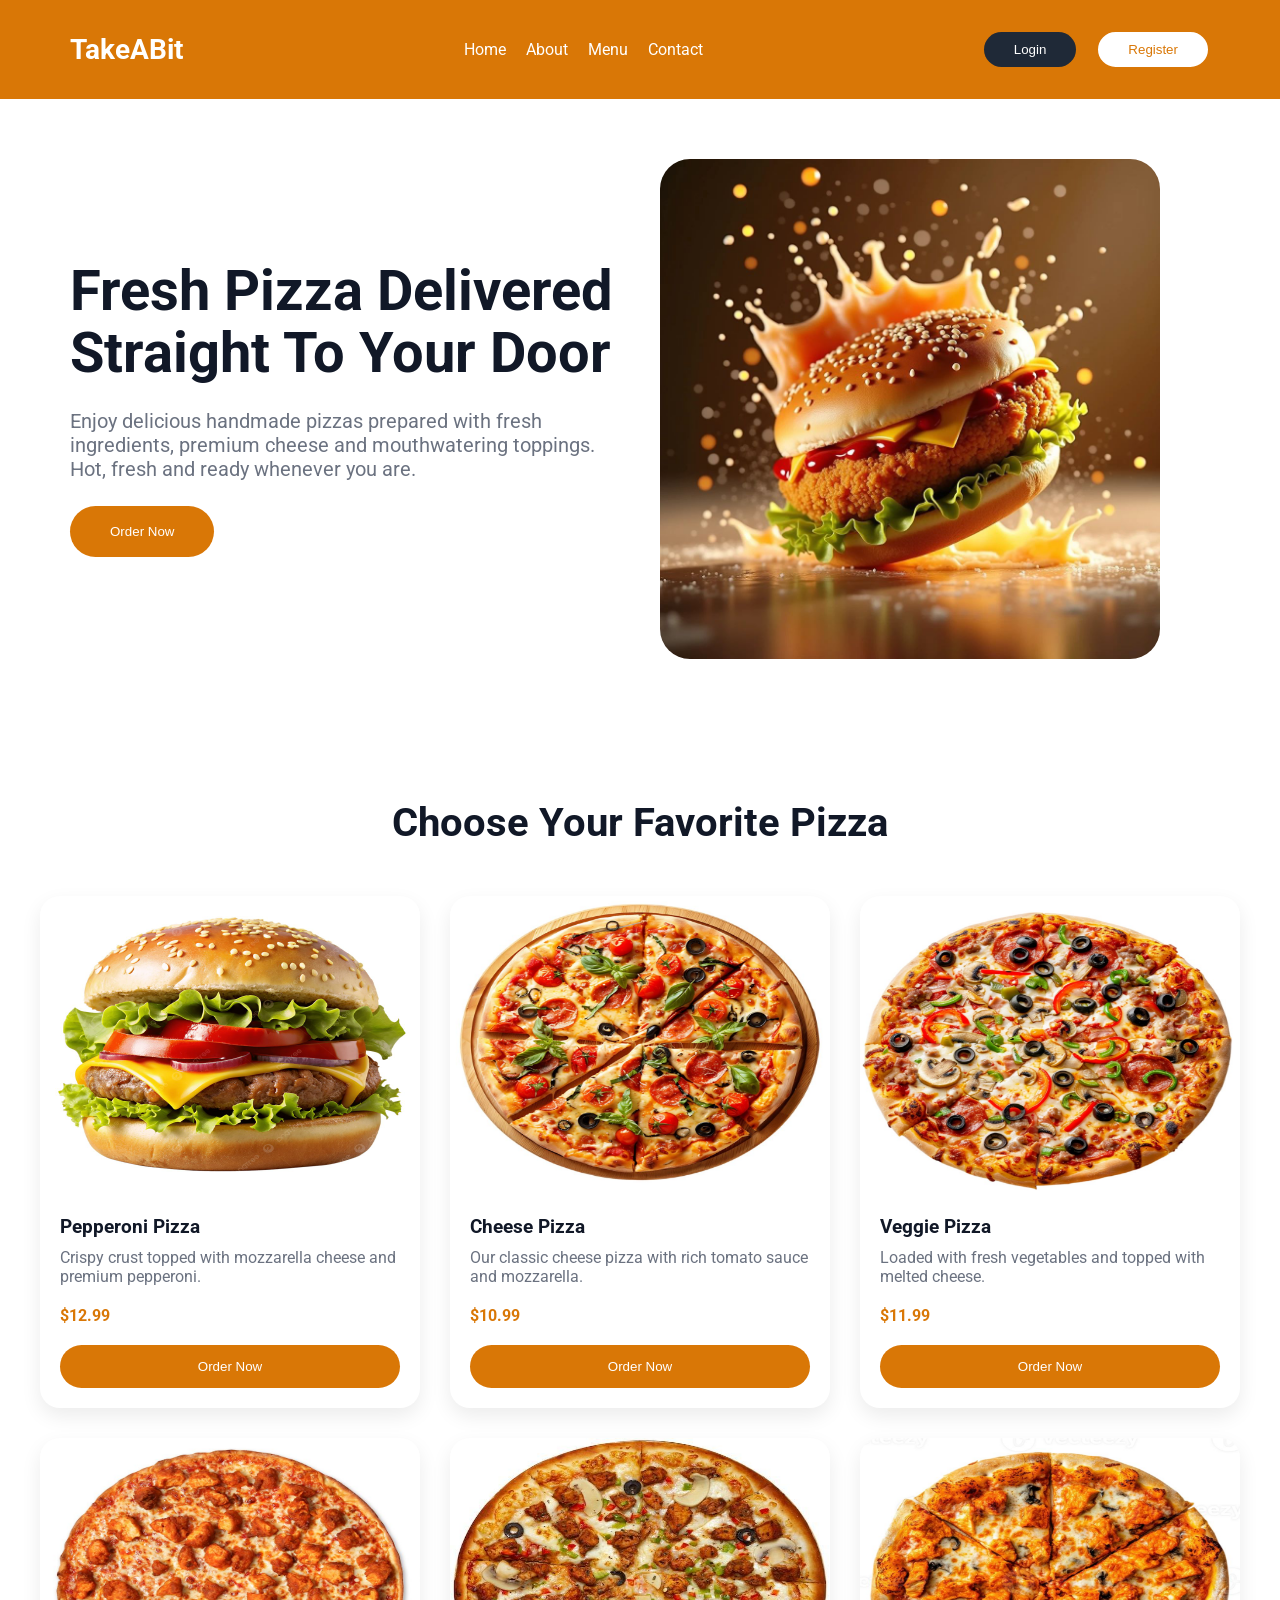
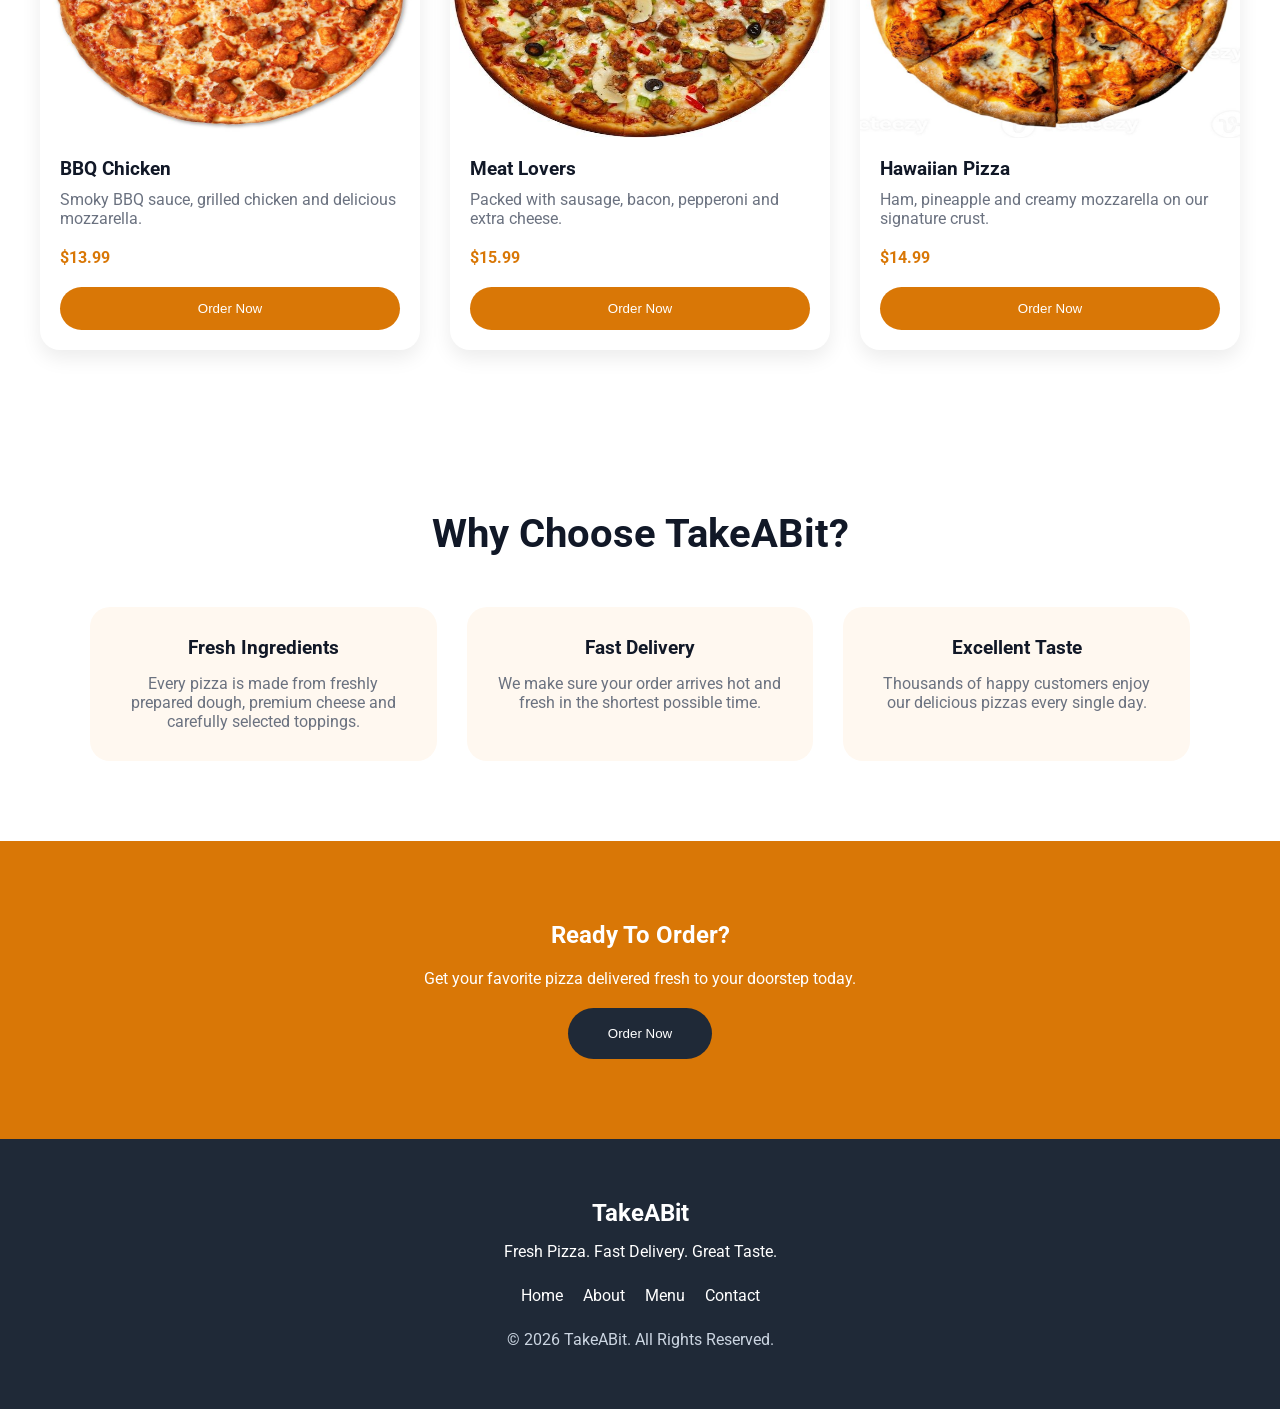
<file: index.html>
<!doctype html>
<html lang="en">
  <head>
    <meta charset="UTF-8" />
    <meta name="viewport" content="width=device-width, initial-scale=1.0" />
    <title>TakeABit | Fresh Pizza Delivered</title>
    <link rel="stylesheet" href="./style.css" />
  </head>
  <body>
    <header>
      <section class="header-section">
        <section class="header-container">
          <div>
            <span class="logo">TakeABit</span>
          </div>

          <nav class="lg-nav">
            <ul class="nav-lists">
              <li><a href="index.html">Home</a></li>
              <li><a href="about.html">About</a></li>
              <li><a href="">Menu</a></li>
              <li><a href="">Contact</a></li>
            </ul>
          </nav>

          <div class="right-btns">
            <button class="login-btn">Login</button>
            <a href="register.html"> <button class="register-btn">Register</button></a>

            <label for="menu" class="menu-icon">
              <svg
                xmlns="http://www.w3.org/2000/svg"
                height="24px"
                viewBox="0 -960 960 960"
                width="24px"
                fill="#ffffff"
              >
                <path
                  d="M120-240v-80h720v80H120Zm0-200v-80h720v80H120Zm0-200v-80h720v80H120Z"
                />
              </svg>
            </label>
          </div>
        </section>

        <input type="checkbox" id="menu" />

        <nav class="sm-nav">
          <ul class="navs">
            <li><a href="index.html">Home</a></li>
            <li><a href="about.html">About</a></li>
            <li><a href="">Menu</a></li>
            <li><a href="">Contact</a></li>
          </ul>

          <button class="sm-login-btn">Login</button>
          <a href="register.html"><button class="sm-register-btn">Register</button></a>
        </nav>
      </section>
    </header>

    <section class="hero-section">
      <div>
        <h1 class="hero-intro">Fresh Pizza Delivered Straight To Your Door</h1>

        <p class="hero-desc">
          Enjoy delicious handmade pizzas prepared with fresh ingredients,
          premium cheese and mouthwatering toppings. Hot, fresh and ready
          whenever you are.
        </p>

        <button class="hero-btn">Order Now</button>
      </div>

      <div>
        <img src="./images/pizza.jpg" alt="Pizza" class="hero-img" />
      </div>
    </section>

    <section class="pizza-section">
      <h2 class="section-title">Choose Your Favorite Pizza</h2>

      <div class="pizza-container">
        <div class="pizza-card">
          <img src="./images/pizza1.jpg" alt="" />
          <h3>Pepperoni Pizza</h3>
          <p>
            Crispy crust topped with mozzarella cheese and premium pepperoni.
          </p>
          <h4>$12.99</h4>
          <button>Order Now</button>
        </div>

        <div class="pizza-card">
          <img src="./images/pizza2.jpg" alt="" />
          <h3>Cheese Pizza</h3>
          <p>Our classic cheese pizza with rich tomato sauce and mozzarella.</p>
          <h4>$10.99</h4>
          <button>Order Now</button>
        </div>

        <div class="pizza-card">
          <img src="./images/pizza3.jpg" alt="" />
          <h3>Veggie Pizza</h3>
          <p>Loaded with fresh vegetables and topped with melted cheese.</p>
          <h4>$11.99</h4>
          <button>Order Now</button>
        </div>

        <div class="pizza-card">
          <img src="./images/pizza4.jpg" alt="" />
          <h3>BBQ Chicken</h3>
          <p>Smoky BBQ sauce, grilled chicken and delicious mozzarella.</p>
          <h4>$13.99</h4>
          <button>Order Now</button>
        </div>

        <div class="pizza-card">
          <img src="./images/pizza5.jpg" alt="" />
          <h3>Meat Lovers</h3>
          <p>Packed with sausage, bacon, pepperoni and extra cheese.</p>
          <h4>$15.99</h4>
          <button>Order Now</button>
        </div>

        <div class="pizza-card">
          <img src="./images/pizza6.jpg" alt="" />
          <h3>Hawaiian Pizza</h3>
          <p>Ham, pineapple and creamy mozzarella on our signature crust.</p>
          <h4>$14.99</h4>
          <button>Order Now</button>
        </div>
      </div>
    </section>

    <section class="why-us">
      <h2 class="section-title">Why Choose TakeABit?</h2>

      <div class="why-container">
        <div class="why-card">
          <h3>Fresh Ingredients</h3>

          <p>
            Every pizza is made from freshly prepared dough, premium cheese and
            carefully selected toppings.
          </p>
        </div>

        <div class="why-card">
          <h3>Fast Delivery</h3>

          <p>
            We make sure your order arrives hot and fresh in the shortest
            possible time.
          </p>
        </div>

        <div class="why-card">
          <h3>Excellent Taste</h3>

          <p>
            Thousands of happy customers enjoy our delicious pizzas every single
            day.
          </p>
        </div>
      </div>
    </section>

    <section class="cta-section">
      <h2>Ready To Order?</h2>

      <p>Get your favorite pizza delivered fresh to your doorstep today.</p>

      <button class="hero-btn">Order Now</button>
    </section>

    <footer class="footer">
      <h2>TakeABit</h2>

      <p>Fresh Pizza. Fast Delivery. Great Taste.</p>

      <div class="footer-links">
        <a href="">Home</a>
        <a href="">About</a>
        <a href="">Menu</a>
        <a href="">Contact</a>
      </div>

      <p class="copyright">© 2026 TakeABit. All Rights Reserved.</p>
    </footer>
  </body>
</html>
</file>
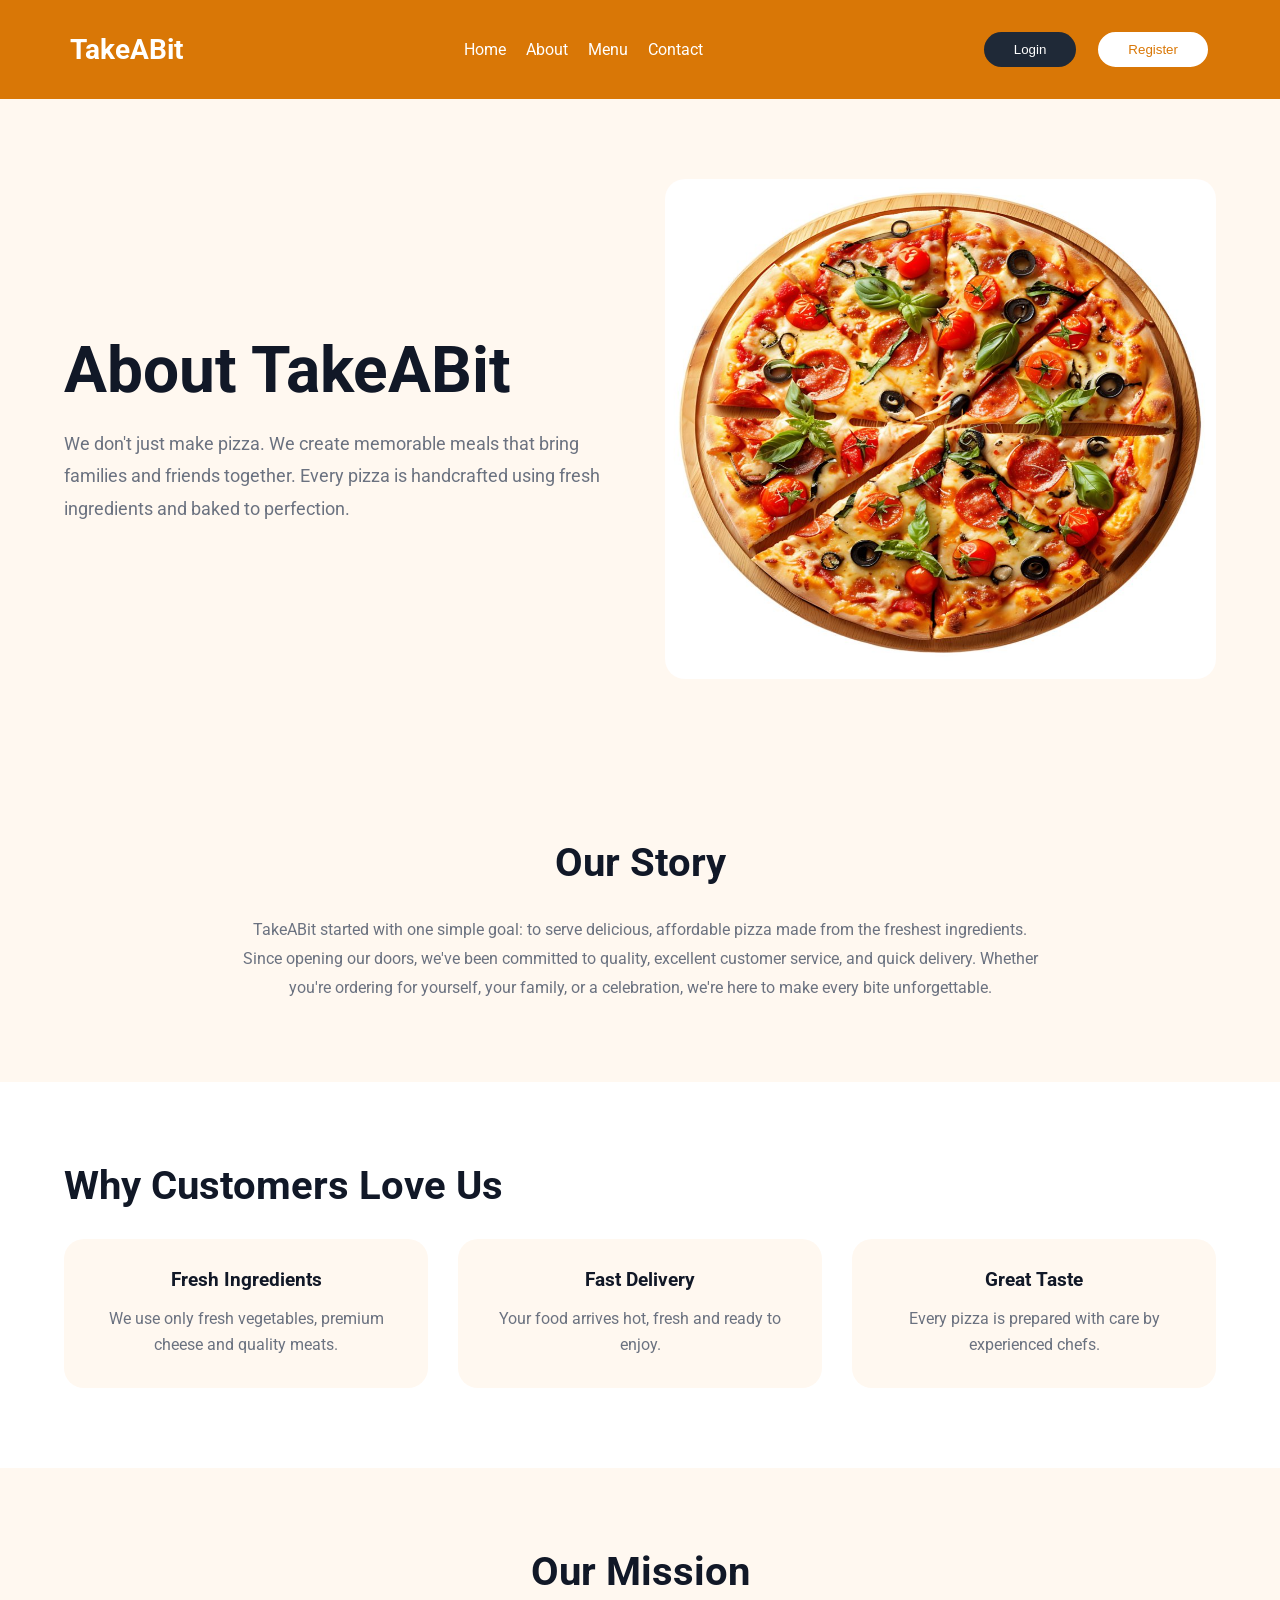
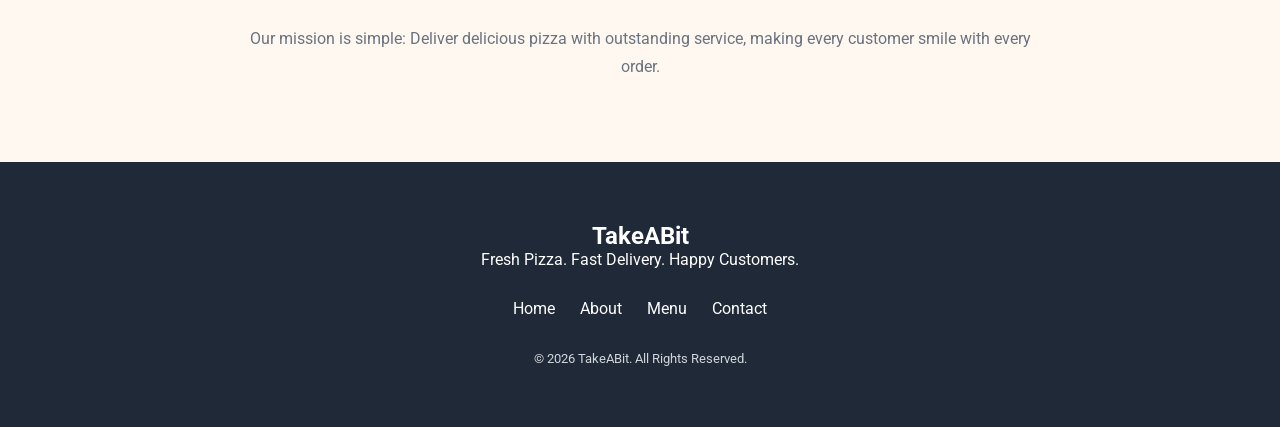
<file: about.html>
<!doctype html>
<html lang="en">
  <head>
    <meta charset="UTF-8" />
    <meta name="viewport" content="width=device-width, initial-scale=1.0" />
    <title>About | TakeABit</title>
    <link rel="stylesheet" href="./style.css" />
    <link rel="stylesheet" href="./about.css" />
  </head>
  <body>
    <header>
      <section class="header-section">
        <section class="header-container">
          <div>
            <span class="logo">TakeABit</span>
          </div>

          <nav class="lg-nav">
            <ul class="nav-lists">
              <li><a href="index.html">Home</a></li>
              <li><a href="about.html">About</a></li>
              <li><a href="">Menu</a></li>
              <li><a href="">Contact</a></li>
            </ul>
          </nav>

          <div class="right-btns">
            <button class="login-btn">Login</button>
            <a href="register.html"> <button class="register-btn">Register</button></a>

            <label for="menu" class="menu-icon">
              <svg
                xmlns="http://www.w3.org/2000/svg"
                height="24px"
                viewBox="0 -960 960 960"
                width="24px"
                fill="#ffffff"
              >
                <path
                  d="M120-240v-80h720v80H120Zm0-200v-80h720v80H120Zm0-200v-80h720v80H120Z"
                />
              </svg>
            </label>
          </div>
        </section>

        <input type="checkbox" id="menu" />

        <nav class="sm-nav">
          <ul class="navs">
            <li><a href="index.html">Home</a></li>
            <li><a href="about.html">About</a></li>
            <li><a href="">Menu</a></li>
            <li><a href="">Contact</a></li>
          </ul>

          <button class="sm-login-btn">Login</button>
          <a href="register.html"><button class="sm-register-btn">Register</button></a>
        </nav>
      </section>
    </header>

    <section class="about-hero">
      <div class="container about-grid">
        <div>
          <h1>About TakeABit</h1>

          <p>
            We don't just make pizza. We create memorable meals that bring
            families and friends together. Every pizza is handcrafted using
            fresh ingredients and baked to perfection.
          </p>
        </div>

        <img src="./images/pizza2.jpg" alt="Pizza" />
      </div>
    </section>

    <section class="story">
      <div class="container">
        <h2>Our Story</h2>

        <p>
          TakeABit started with one simple goal: to serve delicious, affordable
          pizza made from the freshest ingredients. Since opening our doors,
          we've been committed to quality, excellent customer service, and quick
          delivery. Whether you're ordering for yourself, your family, or a
          celebration, we're here to make every bite unforgettable.
        </p>
      </div>
    </section>

    <section class="values">
      <div class="container">
        <h2>Why Customers Love Us</h2>

        <div class="cards">
          <div class="card">
            <h3>Fresh Ingredients</h3>

            <p>
              We use only fresh vegetables, premium cheese and quality meats.
            </p>
          </div>

          <div class="card">
            <h3>Fast Delivery</h3>

            <p>Your food arrives hot, fresh and ready to enjoy.</p>
          </div>

          <div class="card">
            <h3>Great Taste</h3>

            <p>Every pizza is prepared with care by experienced chefs.</p>
          </div>
        </div>
      </div>
    </section>

    <section class="team">
      <div class="container">
        <h2>Our Mission</h2>

        <p>
          Our mission is simple: Deliver delicious pizza with outstanding
          service, making every customer smile with every order.
        </p>
      </div>
    </section>

    <footer>
      <div class="container">
        <h2>TakeABit</h2>

        <p>Fresh Pizza. Fast Delivery. Happy Customers.</p>

        <div class="footer-links">
          <a href="./index.html">Home</a>
          <a href="./about.html">About</a>
          <a href="#">Menu</a>
          <a href="#">Contact</a>
        </div>

        <small> © 2026 TakeABit. All Rights Reserved. </small>
      </div>
    </footer>
  </body>
</html>
</file>
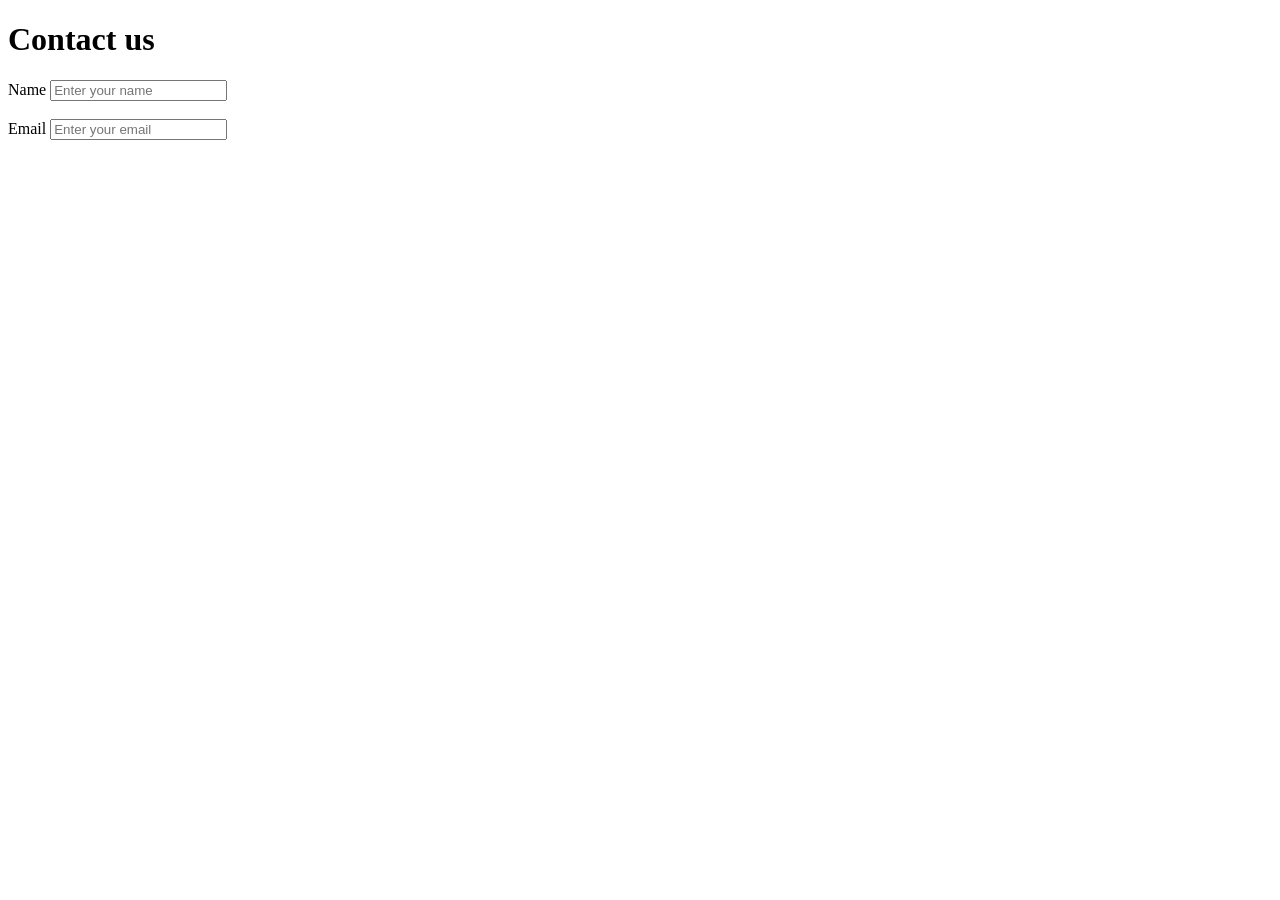
<file: contact.html>
<!doctype html>
<html lang="en">
  <head>
    <meta charset="UTF-8" />
    <meta name="viewport" content="width=device-width, initial-scale=1.0" />
    <title>Document</title>
  </head>
  <body>
    <h1>Contact us</h1>
    <form>
      <label for="name">Name</label>
      <input type="text" id="name" placeholder="Enter your name" /><br /><br />
      <label for="email">Email</label>
      <input type="text" id="email" placeholder="Enter your email" />
    </form>
  </body>
</html>
</file>
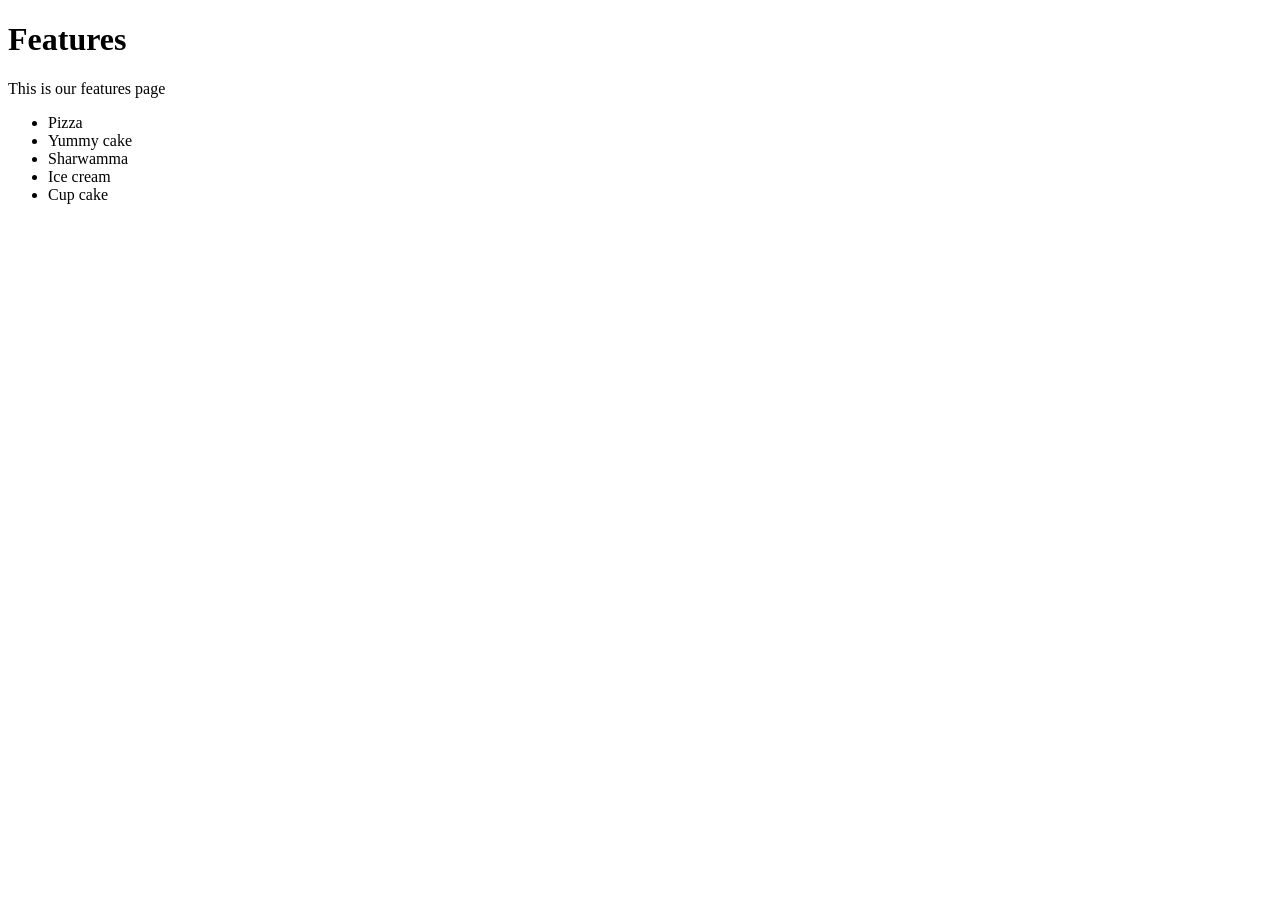
<file: features.html>
<!doctype html>
<html lang="en">
  <head>
    <meta charset="UTF-8" />
    <meta name="viewport" content="width=device-width, initial-scale=1.0" />
    <title>Features</title>
  </head>
  <body>
    <!doctype html>
    <html lang="en">
      <head>
        <meta charset="UTF-8" />
        <meta name="viewport" content="width=device-width, initial-scale=1.0" />
        <title>Document</title>
      </head>
      <body>
        <h1>Features</h1>
        <p>This is our features page</p>

        <ul>
          <li>Pizza</li>
          <li>Yummy cake</li>
          <li>Sharwamma</li>
          <li>Ice cream</li>
          <li>Cup cake</li>
        </ul>
      </body>
    </html>
  </body>
</html>
</file>
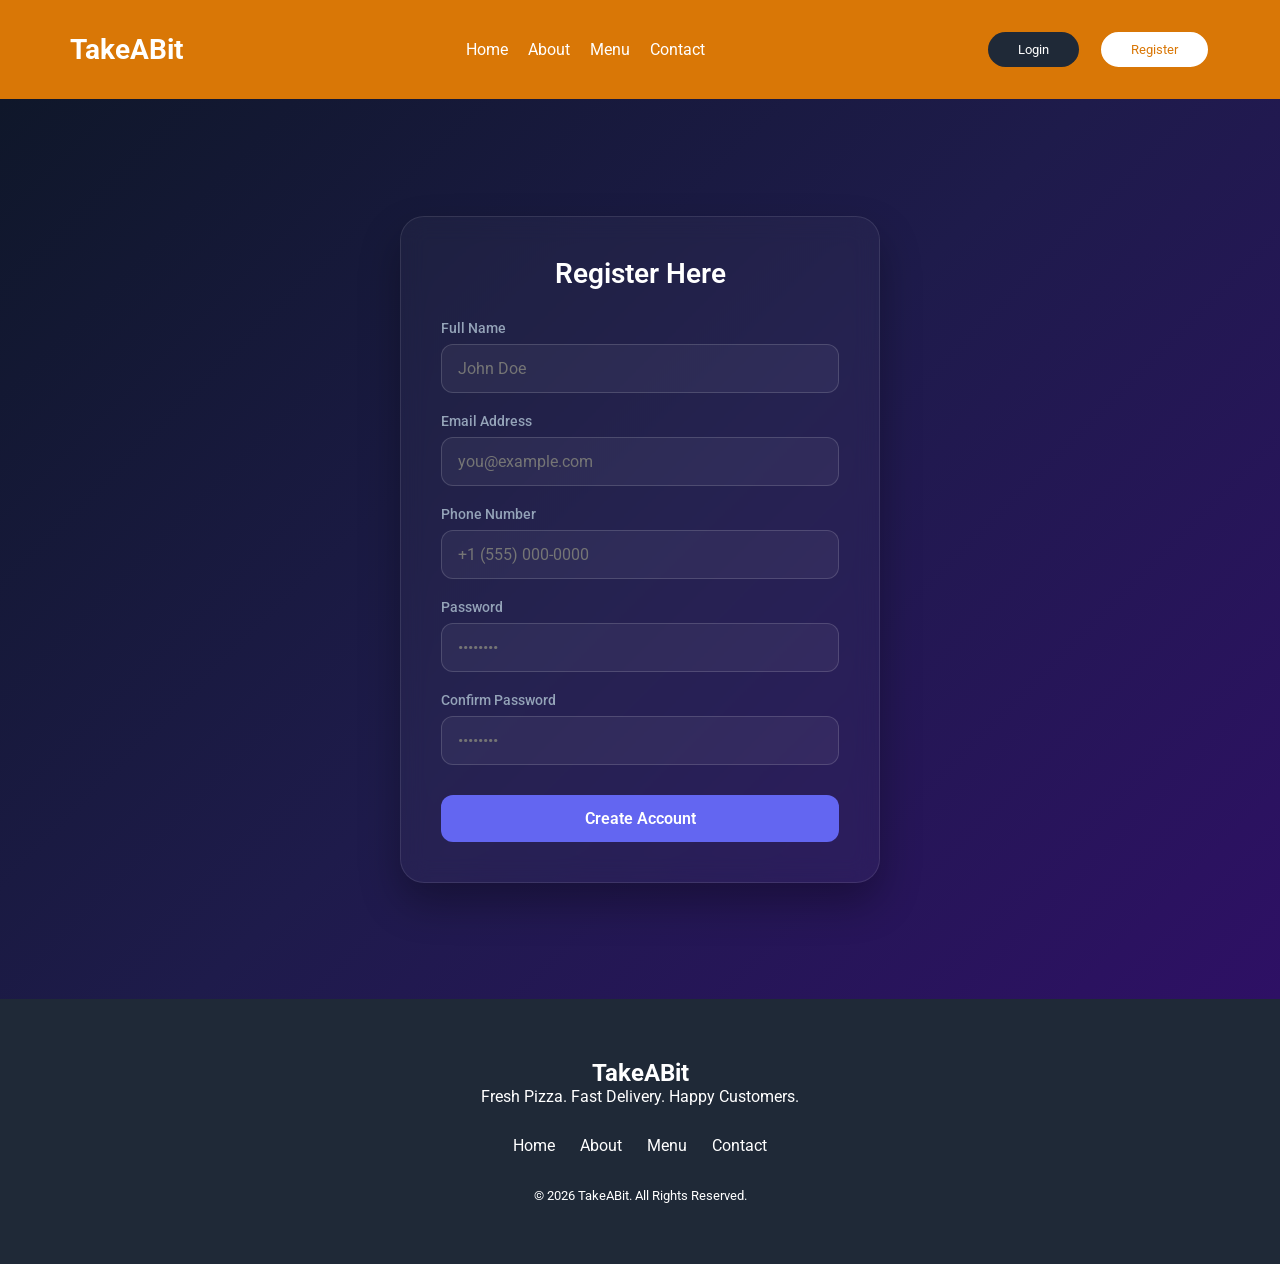
<file: register.html>
<!DOCTYPE html>
<html lang="en">
<head>
    <meta charset="UTF-8">
    <meta name="viewport" content="width=device-width, initial-scale=1.0">
    <title>Register</title>
    <link rel="stylesheet" href="./style.css" />
    <link rel="stylesheet" href="./register.css" />
</head>
<body>

    <header>
      <section class="header-section">
        <section class="header-container">
          <div>
            <span class="logo">TakeABit</span>
          </div>

          <nav class="lg-nav">
            <ul class="nav-lists">
              <li><a href="index.html">Home</a></li>
              <li><a href="about.html">About</a></li>
              <li><a href="">Menu</a></li>
              <li><a href="">Contact</a></li>
            </ul>
          </nav>

          <div class="right-btns">
            <button class="login-btn">Login</button>
            <a href="register.html"> <button class="register-btn">Register</button></a>

            <label for="menu" class="menu-icon">
              <svg
                xmlns="http://www.w3.org/2000/svg"
                height="24px"
                viewBox="0 -960 960 960"
                width="24px"
                fill="#ffffff"
              >
                <path
                  d="M120-240v-80h720v80H120Zm0-200v-80h720v80H120Zm0-200v-80h720v80H120Z"
                />
              </svg>
            </label>
          </div>
        </section>

        <input type="checkbox" id="menu" />

        <nav class="sm-nav">
          <ul class="navs">
            <li><a href="index.html">Home</a></li>
            <li><a href="about.html">About</a></li>
            <li><a href="">Menu</a></li>
            <li><a href="">Contact</a></li>
          </ul>

          <button class="sm-login-btn">Login</button>
          <a href="register.html"><button class="sm-register-btn">Register</button></a>
        </nav>
      </section>
    </header>


   <section class="register-form">
    <div class="reg-form">
        <h3>Register Here</h3>
        <form action="post">
            <div class="input-group">
                <label for="full_name">Full Name</label>
                <input type="text" name="full_name" id="full_name" placeholder="John Doe">
            </div>
            <div class="input-group">
                <label for="email">Email Address</label>
                <input type="email" name="email" id="email" placeholder="you@example.com">
            </div>
            <div class="input-group">
                <label for="phone_number">Phone Number</label>
                <input type="tel" name="phone_number" id="phone_number" placeholder="+1 (555) 000-0000">
            </div>
            <div class="input-group">
                <label for="password">Password</label>
                <input type="password" name="password" id="password" placeholder="••••••••">
            </div>
            <div class="input-group">
                <label for="confirm_password">Confirm Password</label>
                <input type="password" name="confirm_password" id="confirm_password" placeholder="••••••••">
            </div>
            <button type="submit">Create Account</button>
        </form>
    </div>
</section>


    <footer>
      <div class="container">
        <h2>TakeABit</h2>

        <p>Fresh Pizza. Fast Delivery. Happy Customers.</p>

        <div class="footer-links">
          <a href="./index.html">Home</a>
          <a href="./about.html">About</a>
          <a href="#">Menu</a>
          <a href="#">Contact</a>
        </div>

        <small> © 2026 TakeABit. All Rights Reserved. </small>
      </div>
    </footer>
    
</body>
</html>
</file>
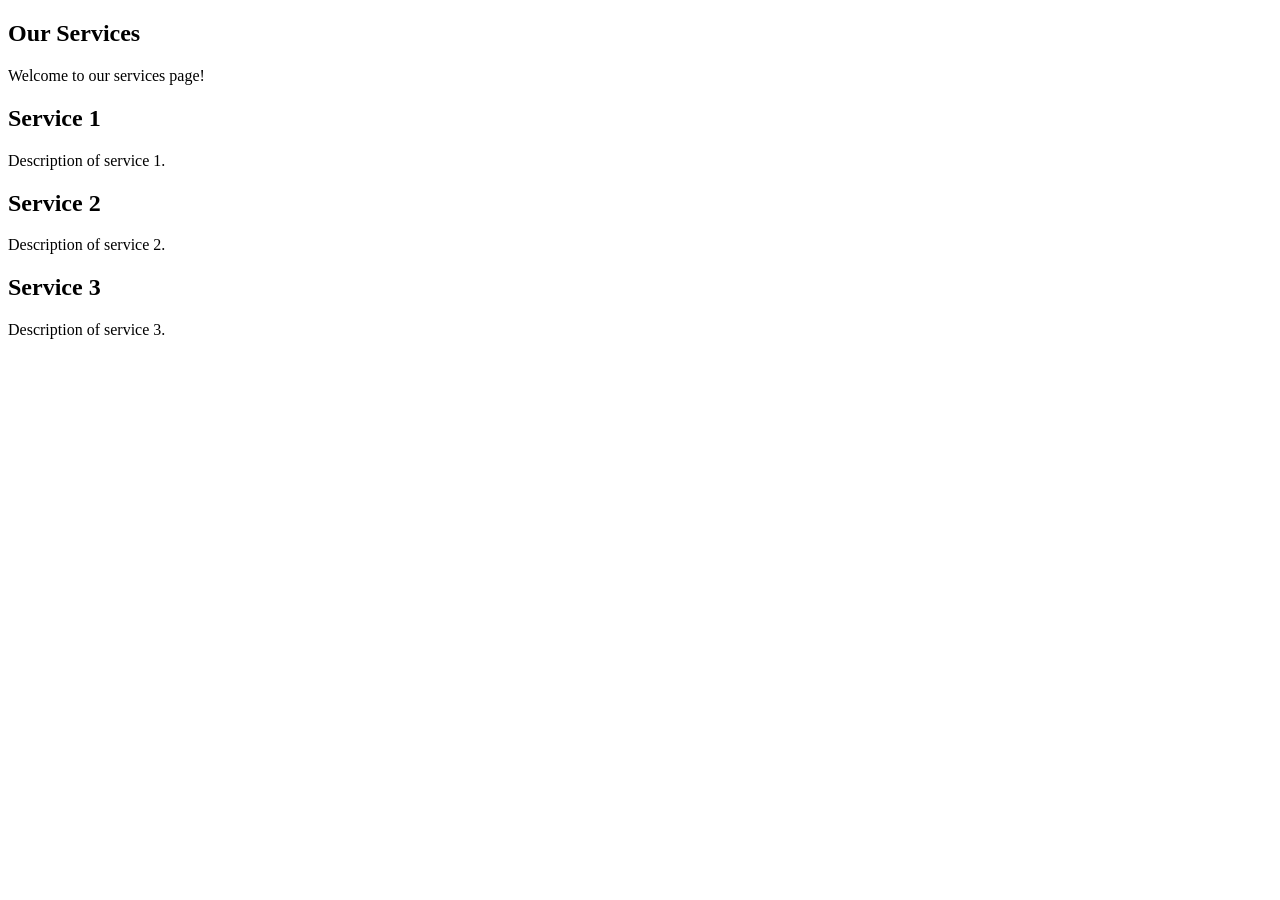
<file: services.html>
<!doctype html>
<html lang="en">
  <head>
    <meta charset="UTF-8" />
    <meta name="viewport" content="width=device-width, initial-scale=1.0" />
    <title>Services</title>
  </head>
  <body>
    <section>
      <h1>Our Services</h1>
      <p>Welcome to our services page!</p>
      <div>
        <div>
          <h2>Service 1</h2>
          <p>Description of service 1.</p>
        </div>
        <div>
          <h2>Service 2</h2>
          <p>Description of service 2.</p>
        </div>
        <div>
          <h2>Service 3</h2>
          <p>Description of service 3.</p>
        </div>
      </div>
    </section>
  </body>
</html>
</file>
<file: style.css>
@import url("https://fonts.googleapis.com/css2?family=Roboto:wght@100..900&display=swap");

* {
  margin: 0;
  padding: 0;
  box-sizing: border-box;
}
body {
  font-family: "Roboto", sans-serif;
  color: #111827;
}
img {
  display: block;
  max-width: 100%;
}

.header-section {
  background-color: #d97706;
}

.header-section a{
  text-decoration: none;
}


.header-container {
  padding: 10px 30px;
  max-width: 1200px;
  margin: auto;
  display: flex;
  justify-content: space-between;
  align-items: center;
}
.logo {
  color: #fff;
  font-size: 28px;
  font-weight: 700;
}
.lg-nav {
  display: none;
}
.nav-lists,
.footer-links {
  display: flex;
  gap: 20px;
  list-style: none;
}
.nav-lists a,
.footer-links a,
.navs a {
  color: #fff;
  text-decoration: none;
}
.right-btns {
  display: flex;
  gap: 20px;
  align-items: center;
}
.login-btn,
.register-btn {
  display: none;
  padding: 10px 30px;
  border-radius: 30px;
  cursor: pointer;
}
.login-btn {
  background: #1f2937;
  color: #fff;
  border: none;
}
.register-btn {
  background: #fff;
  color: #d97706;
  border: 2px solid #d97706;
}
.menu-icon {
  cursor: pointer;
}
.sm-nav {
  display: none;
  background: #d97706;
  padding: 20px 30px;
}
.navs {
  display: flex;
  flex-direction: column;
  gap: 10px;
  list-style: none;
}
.sm-login-btn,
.sm-register-btn,
.hero-btn,
.pizza-card button {
  width: 100%;
  padding: 14px;
  border: none;
  border-radius: 30px;
  cursor: pointer;
}
.sm-login-btn {
  background: #1f2937;
  color: #fff;
  margin-top: 10px;
}
.sm-register-btn {
  background: #fff;
  color: #d97706;
  border: 2px solid #d97706;
  margin-top: 10px;
}
#menu {
  display: none;
}
#menu:checked ~ .sm-nav {
  display: block;
}

.hero-section {
  padding: 60px 30px;
  display: flex;
  flex-direction: column;
  gap: 40px;
  align-items: center;
  justify-content: space-between;
  max-width: 1200px;
  margin: auto;
}
.hero-intro {
  font-size: 3.5rem;
  line-height: 1.1;
}
.hero-desc {
  font-size: 20px;
  color: #6b7280;
  margin: 25px 0;
}
.hero-btn {
  background: #d97706;
  color: #fff;
  padding: 18px 40px;
  width: auto;
}
.hero-img {
  border-radius: 30px;
  height: 420px;
  object-fit: cover;
  transition: transform 0.5s ease-in;
}

.hero-img:hover {
  transform: scale(1.03);
}

.pizza-section {
  padding: 80px 30px;
}
.section-title {
  text-align: center;
  font-size: 2.5rem;
  margin-bottom: 50px;
}
.pizza-container {
  display: grid;
  grid-template-columns: repeat(auto-fit, minmax(300px, 1fr));
  gap: 30px;
  max-width: 1200px;
  margin: auto;
}
.pizza-card {
  background: #fff;
  border-radius: 20px;
  overflow: hidden;
  box-shadow: 0 8px 20px rgba(0, 0, 0, 0.08);
  transition: 0.3s;
}
.pizza-card img {
  height: 300px;
  width: 100%;
}
.pizza-card h3,
.pizza-card p,
.pizza-card h4 {
  padding: 0 20px;
}
.pizza-card h3 {
  margin: 20px 0 10px;
}
.pizza-card p {
  color: #6b7280;
}
.pizza-card h4 {
  margin: 20px 0;
  color: #d97706;
}
.pizza-card button {
  width: calc(100% - 40px);
  margin: 0 20px 20px;
  background: #d97706;
  color: #fff;
}

.why-us {
  padding: 80px 30px;
  background: #fff;
}
.why-container {
  display: grid;
  grid-template-columns: repeat(auto-fit, minmax(250px, 1fr));
  gap: 30px;
  max-width: 1100px;
  margin: auto;
}
.why-card {
  padding: 30px;
  background: #fff8f0;
  border-radius: 20px;
  text-align: center;
}
.why-card h3 {
  margin-bottom: 15px;
}
.why-card p {
  color: #6b7280;
}

.cta-section {
  padding: 80px 30px;
  text-align: center;
  background: #d97706;
  color: #fff;
}
.cta-section p {
  margin: 20px 0;
}
.cta-section .hero-btn {
  background: #1f2937;
}

.footer {
  background: #1f2937;
  color: #fff;
  padding: 60px 30px;
  text-align: center;
}
.footer h2 {
  margin-bottom: 15px;
}
.footer-links {
  justify-content: center;
  flex-wrap: wrap;
  margin: 25px 0;
}
.copyright {
  color: #cbd5e1;
}

@media (min-width: 768px) {
  .header-section {
    padding: 20px 40px;
  }
  .menu-icon {
    display: none;
  }
  .lg-nav,
  .login-btn,
  .register-btn {
    display: block;
  }
  .hero-section {
    flex-direction: row;
  }
  .hero-section > div {
    flex: 1;
  }
  .hero-img {
    height: 500px;
  }
}
</file>
<file: about.css>
@import url("https://fonts.googleapis.com/css2?family=Roboto:wght@100..900&display=swap");

* {
  margin: 0;
  padding: 0;
  box-sizing: border-box;
}

body {
  font-family: "Roboto", sans-serif;
  background: #fff8f0;
  color: #111827;
}

img {
  width: 100%;
  display: block;
}

.container {
  width: min(1200px, 90%);
  margin: auto;
}
/* About Hero */

.about-hero {
  padding: 80px 0;
}

.about-grid {
  display: grid;
  grid-template-columns: 1fr;
  gap: 50px;
  align-items: center;
}

.about-grid h1 {
  font-size: 3.5rem;
  margin-bottom: 20px;
}

.about-grid p {
  color: #6b7280;
  line-height: 1.8;
  font-size: 18px;
}

.about-grid img {
  border-radius: 20px;
  height: 500px;
}

/* Sections */

.story,
.team {
  padding: 80px 0;
  text-align: center;
}

.story h2,
.values h2,
.team h2 {
  font-size: 2.5rem;
  margin-bottom: 30px;
}

.story p,
.team p {
  max-width: 800px;
  margin: auto;
  line-height: 1.8;
  color: #6b7280;
}

.values {
  padding: 80px 0;
  background: white;
}

.cards {
  display: grid;
  grid-template-columns: repeat(auto-fit, minmax(250px, 1fr));
  gap: 30px;
}

.card {
  background: #fff8f0;
  padding: 30px;
  border-radius: 20px;
  text-align: center;
}

.card h3 {
  margin-bottom: 15px;
}

.card p {
  color: #6b7280;
  line-height: 1.6;
}

/* Footer */

footer {
  background: #1f2937;
  color: white;
  padding: 60px 0;
  text-align: center;
}

.footer-links {
  margin: 30px 0;
  display: flex;
  justify-content: center;
  gap: 25px;
  flex-wrap: wrap;
}

.footer-links a {
  color: white;
  text-decoration: none;
}

small {
  color: #d1d5db;
}

/* Responsive */

@media (min-width: 768px) {
  .about-grid {
    grid-template-columns: 1fr 1fr;
  }

  .about-grid h1 {
    font-size: 4rem;
  }
}
</file>
<file: register.css>
* {
  margin: 0;
  padding: 0;
  box-sizing: border-box;
  font-family: 'Segoe UI', Roboto, Helvetica, Arial, sans-serif;
}

body {
  display: flex;
  flex-direction: column;
  min-height: 100vh; 
}
input:focus, textarea:focus, select:focus {
  outline: none;
  box-shadow: none;
  border-color: #999; 
}



/* Background Wrapper */
.register-form {
  min-height: 100vh;
  display: flex;
  align-items: center;
  justify-content: center;
  background: linear-gradient(135deg, #0f172a, #1e1b4b, #2e1065);
  padding: 20px;
}

/* Form Container */
.reg-form {
  width: 100%;
  max-width: 480px;
  background: rgba(255, 255, 255, 0.03);
  backdrop-filter: blur(12px);
  -webkit-backdrop-filter: blur(12px);
  border: 1px solid rgba(255, 255, 255, 0.1);
  padding: 40px;
  border-radius: 24px;
  box-shadow: 0 20px 40px rgba(0, 0, 0, 0.3);
}

.reg-form h3 {
  color: #ffffff;
  font-size: 28px;
  margin: 0 0 30px 0;
  font-weight: 600;
  text-align: center;
}

.reg-form > form {
  display: flex;
  flex-direction: column;
  gap: 20px;
  width: 100%;
}

/* Input Groups */
.input-group {
  display: flex;
  flex-direction: column;
  align-items: flex-start;
  gap: 8px;
  width: 100%;
}

.input-group label {
  color: #94a3b8;
  font-size: 14px;
  font-weight: 500;
}

.input-group input {
  width: 100%;
  padding: 14px 16px;
  background: rgba(255, 255, 255, 0.05);
  border: 1px solid rgba(255, 255, 255, 0.15);
  border-radius: 12px;
  color: #ffffff;
  font-size: 16px;
  transition: all 0.2s ease;
}

/* Input Focus States */
.input-group input:focus {
  outline: none;
  border-color: #6366f1;
  background: rgba(255, 255, 255, 0.08);
  box-shadow: 0 0 0 4px rgba(99, 102, 241, 0.15);
}

/* Submit Button */
.reg-form button[type="submit"] {
  width: 100%;
  padding: 14px;
  margin-top: 10px;
  border: none;
  border-radius: 12px;
  background: #6366f1;
  color: #ffffff;
  font-size: 16px;
  font-weight: 600;
  cursor: pointer;
  transition: all 0.2s ease;
}

.reg-form button[type="submit"]:hover {
  background: #4f46e5;
  transform: translateY(-1px);
  box-shadow: 0 4px 12px rgba(99, 102, 241, 0.3);
}

.reg-form button[type="submit"]:active {
  transform: translateY(1px);
}



/* 
.register-form {
  flex: 1;
  background-image: linear-gradient(blue ,pink, gray);
}

.reg-form{
    display: flex;
    flex-direction: column;
    align-items: center;
    justify-content: center;
    margin: 50px;
    padding: 30px;
    text-align: center;
    font-weight: bolder;
}
.reg-form > form{
    margin-top: 20px;
    display: flex;
    flex-direction: column;
    align-items: center;
    width: 800px;
    padding: 30px;
    gap: 10px;
    border: none;
    border-radius: 30px;
    box-shadow: 5px 5px 20px;
}
.reg-form>form >button{
    width: 600px;
    padding: 10px;
    border: none;
    border-radius: 20px;
    background-color: #d97706;
    color: #fff;
    transition: 0.5s ease-in;
}

.reg-form>form >button:hover{
    scale: 1.05;
    background-color: #d97706;
    color: #fff;
} */

footer {
  background: #1f2937;
  color: white;
  padding: 60px 0;
  text-align: center;
}

.footer-links {
  margin: 30px 0;
  display: flex;
  justify-content: center;
  gap: 25px;
  flex-wrap: wrap;
}

.footer-links a {
  color: white;
  text-decoration: none;
}
</file>
